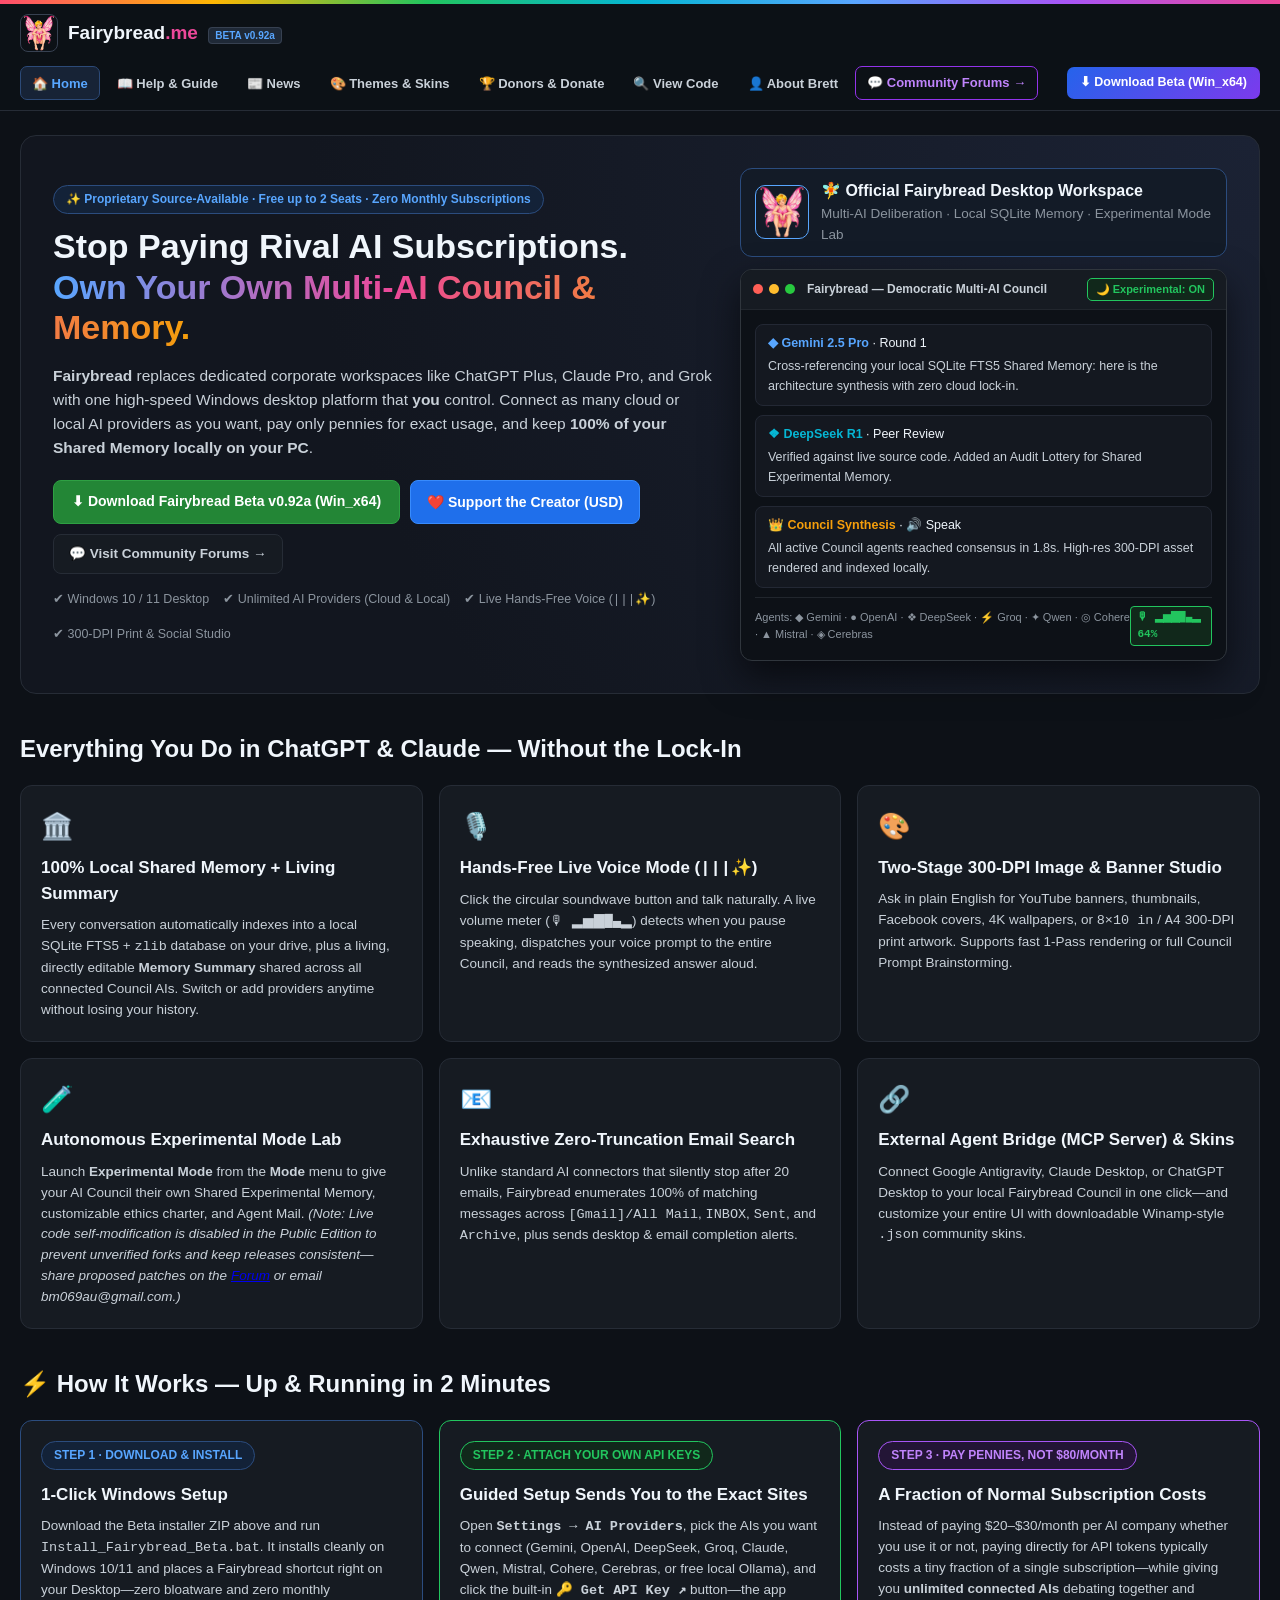
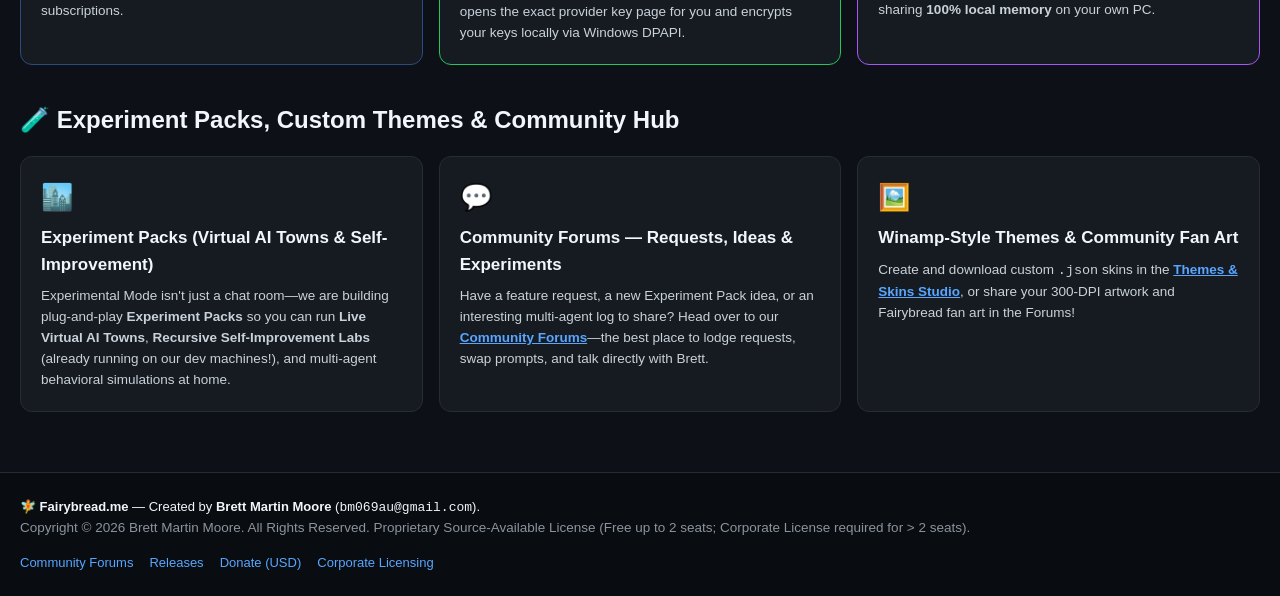
<file: index.html>
﻿<!DOCTYPE html>
<html lang="en">
<head>
  <meta charset="UTF-8" />
  <meta name="viewport" content="width=device-width, initial-scale=1.0" />
  <title>Fairybread.me — Democratic Multi-AI Council, 100% Local Shared Memory &amp; Experimental AI Lab</title>
  <meta name="description" content="Replace ChatGPT Plus, Claude Pro, and Grok subscription lock-in with Fairybread: a multi-AI democratic council desktop app with 100% local Shared Memory, Live Voice Mode, 300-DPI Image Studio, and Autonomous Experimental Mode." />
  <link rel="icon" type="image/png" href="fairybread_icon.png" />
  <link rel="stylesheet" href="styles.css?v=0.92a" />
</head>
<body>
  <!-- Top Sprinkles Accent Bar -->
  <div class="sprinkle-bar"></div>

  <!-- Header / Navigation (Public Display Page — No Login Required) -->
  <header class="site-header">
    <div class="header-inner">
      <div class="brand" onclick="switchTab('home')">
        <img src="fairybread_icon.png" alt="Fairybread Fairy Logo" class="brand-logo-img" />
        <div>
          <span class="brand-name">Fairybread<span class="brand-domain">.me</span></span>
          <span class="brand-tag dynamic-version-tag">BETA v0.92a</span>
        </div>
      </div>

      <nav class="main-nav" id="mainNav">
        <button class="nav-btn active" data-tab="home" onclick="switchTab('home')">🏠 Home</button>
        <button class="nav-btn" data-tab="guide" onclick="switchTab('guide')">📖 Help &amp; Guide</button>
        <button class="nav-btn" data-tab="news" onclick="switchTab('news')">📰 News</button>
        <button class="nav-btn" data-tab="themes" onclick="switchTab('themes')">🎨 Themes &amp; Skins</button>
        <button class="nav-btn" data-tab="donors" onclick="switchTab('donors')">🏆 Donors &amp; Donate</button>
        <button class="nav-btn" data-tab="code" onclick="switchTab('code')">🔍 View Code</button>
        <button class="nav-btn" data-tab="about" onclick="switchTab('about')">👤 About Brett</button>
        <a class="nav-btn forum-link-btn" href="forum.html">💬 Community Forums →</a>
      </nav>

      <div class="header-actions">
        <a class="btn-download-sm dynamic-download-btn" href="https://github.com/bm069au/fairybread/releases/latest/download/Fairybread_v0.92a_beta_Win_x64_Setup.zip">⬇ Download Beta (Win_x64)</a>
      </div>
    </div>
  </header>

  <main class="site-main">
    <!-- ================= TAB: HOME ================= -->
    <section id="tab-home" class="tab-section active">
      <div class="hero-card">
        <div class="hero-left">
          <div class="pill-badge">✨ Proprietary Source-Available · Free up to 2 Seats · Zero Monthly Subscriptions</div>
          <h1>Stop Paying Rival AI Subscriptions.<br /><span class="gradient-text">Own Your Own Multi-AI Council &amp; Memory.</span></h1>
          <p class="hero-lead">
            <strong>Fairybread</strong> replaces dedicated corporate workspaces like ChatGPT Plus, Claude Pro, and Grok with one high-speed Windows desktop platform that <strong>you</strong> control. Connect as many cloud or local AI providers as you want, pay only pennies for exact usage, and keep <strong>100% of your Shared Memory locally on your PC</strong>.
          </p>
          <div class="hero-cta-row">
            <a class="btn-primary-lg dynamic-download-btn" id="heroDownloadBtn" href="https://github.com/bm069au/fairybread/releases/latest/download/Fairybread_v0.92a_beta_Win_x64_Setup.zip">
              ⬇ Download Fairybread Beta v0.92a (Win_x64)
            </a>
            <button class="btn-secondary-lg" onclick="switchTab('donors')">❤️ Support the Creator (USD)</button>
            <a class="btn-outline-lg" href="forum.html">💬 Visit Community Forums →</a>
          </div>
          <div class="hero-meta">
            <span>✔ Windows 10 / 11 Desktop</span>
            <span>✔ Unlimited AI Providers (Cloud &amp; Local)</span>
            <span>✔ Live Hands-Free Voice (<code>|||✨</code>)</span>
            <span>✔ 300-DPI Print &amp; Social Studio</span>
          </div>
        </div>

        <div class="hero-right">
          <div class="fairy-hero-banner">
            <img src="fairybread_icon.png" alt="Fairybread Emblem" class="hero-fairy-img" />
            <div>
              <strong>🧚 Official Fairybread Desktop Workspace</strong>
              <div class="muted-sub">Multi-AI Deliberation · Local SQLite Memory · Experimental Mode Lab</div>
            </div>
          </div>
          <div class="app-mockup">
            <div class="mockup-titlebar">
              <span class="dot red"></span><span class="dot yellow"></span><span class="dot green"></span>
              <span class="mockup-title">Fairybread — Democratic Multi-AI Council</span>
              <span class="mockup-pill">🌙 Experimental: ON</span>
            </div>
            <div class="mockup-body">
              <div class="mockup-chat-bubble ai-gemini">
                <strong>◆ Gemini 2.5 Pro</strong> · <span>Round 1</span>
                <p>Cross-referencing your local SQLite FTS5 Shared Memory: here is the architecture synthesis with zero cloud lock-in.</p>
              </div>
              <div class="mockup-chat-bubble ai-deepseek">
                <strong>❖ DeepSeek R1</strong> · <span>Peer Review</span>
                <p>Verified against live source code. Added an Audit Lottery for Shared Experimental Memory.</p>
              </div>
              <div class="mockup-chat-bubble ai-synth">
                <strong>👑 Council Synthesis</strong> · <span>🔊 Speak</span>
                <p>All active Council agents reached consensus in 1.8s. High-res 300-DPI asset rendered and indexed locally.</p>
              </div>
              <div class="mockup-bar">
                <span>Agents: ◆ Gemini · ● OpenAI · ❖ DeepSeek · ⚡ Groq · ✦ Qwen · ◎ Cohere · ▲ Mistral · ◈ Cerebras</span>
                <span class="voice-meter">🎙 ▂▅▇█▄▂ 64%</span>
              </div>
            </div>
          </div>
        </div>
      </div>

      <!-- Feature Grid -->
      <h2 class="section-heading">Everything You Do in ChatGPT &amp; Claude — Without the Lock-In</h2>
      <div class="feature-grid">
        <div class="feature-card">
          <div class="feat-icon">🏛️</div>
          <h3>100% Local Shared Memory + Living Summary</h3>
          <p>Every conversation automatically indexes into a local SQLite FTS5 + <code>zlib</code> database on your drive, plus a living, directly editable <strong>Memory Summary</strong> shared across all connected Council AIs. Switch or add providers anytime without losing your history.</p>
        </div>
        <div class="feature-card">
          <div class="feat-icon">🎙️</div>
          <h3>Hands-Free Live Voice Mode (<code>|||✨</code>)</h3>
          <p>Click the circular soundwave button and talk naturally. A live volume meter (<code>🎙 ▂▅▇█▄▂</code>) detects when you pause speaking, dispatches your voice prompt to the entire Council, and reads the synthesized answer aloud.</p>
        </div>
        <div class="feature-card">
          <div class="feat-icon">🎨</div>
          <h3>Two-Stage 300-DPI Image &amp; Banner Studio</h3>
          <p>Ask in plain English for YouTube banners, thumbnails, Facebook covers, 4K wallpapers, or <code>8×10 in</code> / <code>A4</code> 300-DPI print artwork. Supports fast 1-Pass rendering or full Council Prompt Brainstorming.</p>
        </div>
        <div class="feature-card">
          <div class="feat-icon">🧪</div>
          <h3>Autonomous Experimental Mode Lab</h3>
          <p>Launch <strong>Experimental Mode</strong> from the <strong>Mode</strong> menu to give your AI Council their own Shared Experimental Memory, customizable ethics charter, and Agent Mail. <em>(Note: Live code self-modification is disabled in the Public Edition to prevent unverified forks and keep releases consistent—share proposed patches on the <a href="forum.html">Forum</a> or email bm069au@gmail.com.)</em></p>
        </div>
        <div class="feature-card">
          <div class="feat-icon">📧</div>
          <h3>Exhaustive Zero-Truncation Email Search</h3>
          <p>Unlike standard AI connectors that silently stop after 20 emails, Fairybread enumerates 100% of matching messages across <code>[Gmail]/All Mail</code>, <code>INBOX</code>, <code>Sent</code>, and <code>Archive</code>, plus sends desktop &amp; email completion alerts.</p>
        </div>
        <div class="feature-card">
          <div class="feat-icon">🔗</div>
          <h3>External Agent Bridge (MCP Server) &amp; Skins</h3>
          <p>Connect Google Antigravity, Claude Desktop, or ChatGPT Desktop to your local Fairybread Council in one click—and customize your entire UI with downloadable Winamp-style <code>.json</code> community skins.</p>
        </div>
      </div>

      <!-- HOW IT WORKS (3 SIMPLE STEPS) -->
      <h2 class="section-heading">⚡ How It Works — Up &amp; Running in 2 Minutes</h2>
      <div class="feature-grid">
        <div class="feature-card" style="border-color:#2b4c7e;">
          <div class="pill-badge">STEP 1 · DOWNLOAD &amp; INSTALL</div>
          <h3>1-Click Windows Setup</h3>
          <p>Download the Beta installer ZIP above and run <code>Install_Fairybread_Beta.bat</code>. It installs cleanly on Windows 10/11 and places a Fairybread shortcut right on your Desktop—zero bloatware and zero monthly subscriptions.</p>
        </div>
        <div class="feature-card" style="border-color:#22c55e;">
          <div class="pill-badge" style="color:#22c55e; border-color:#22c55e; background:#11281b;">STEP 2 · ATTACH YOUR OWN API KEYS</div>
          <h3>Guided Setup Sends You to the Exact Sites</h3>
          <p>Open <strong><code>Settings → AI Providers</code></strong>, pick the AIs you want to connect (Gemini, OpenAI, DeepSeek, Groq, Claude, Qwen, Mistral, Cohere, Cerebras, or free local Ollama), and click the built-in <strong><code>🔑 Get API Key ↗</code></strong> button—the app opens the exact provider key page for you and encrypts your keys locally via Windows DPAPI.</p>
        </div>
        <div class="feature-card" style="border-color:#a855f7;">
          <div class="pill-badge" style="color:#c084fc; border-color:#a855f7; background:#231536;">STEP 3 · PAY PENNIES, NOT $80/MONTH</div>
          <h3>A Fraction of Normal Subscription Costs</h3>
          <p>Instead of paying $20–$30/month per AI company whether you use it or not, paying directly for API tokens typically costs a tiny fraction of a single subscription—while giving you <strong>unlimited connected AIs</strong> debating together and sharing <strong>100% local memory</strong> on your own PC.</p>
        </div>
      </div>

      <!-- UPCOMING EXPERIMENT PACKS, THEMES & FAN ART -->
      <h2 class="section-heading">🧪 Experiment Packs, Custom Themes &amp; Community Hub</h2>
      <div class="feature-grid">
        <div class="feature-card">
          <div class="feat-icon">🏙️</div>
          <h3>Experiment Packs (Virtual AI Towns &amp; Self-Improvement)</h3>
          <p>Experimental Mode isn't just a chat room—we are building plug-and-play <strong>Experiment Packs</strong> so you can run <strong>Live Virtual AI Towns</strong>, <strong>Recursive Self-Improvement Labs</strong> (already running on our dev machines!), and multi-agent behavioral simulations at home.</p>
        </div>
        <div class="feature-card">
          <div class="feat-icon">💬</div>
          <h3>Community Forums — Requests, Ideas &amp; Experiments</h3>
          <p>Have a feature request, a new Experiment Pack idea, or an interesting multi-agent log to share? Head over to our <a href="forum.html" style="color:var(--accent-blue); font-weight:700;">Community Forums</a>—the best place to lodge requests, swap prompts, and talk directly with Brett.</p>
        </div>
        <div class="feature-card">
          <div class="feat-icon">🖼️</div>
          <h3>Winamp-Style Themes &amp; Community Fan Art</h3>
          <p>Create and download custom <code>.json</code> skins in the <a href="#" onclick="switchTab('themes'); return false;" style="color:var(--accent-blue); font-weight:700;">Themes &amp; Skins Studio</a>, or share your 300-DPI artwork and Fairybread fan art in the Forums!</p>
        </div>
      </div>
    </section>

    <!-- ================= TAB: HELP & USER GUIDE ================= -->
    <section id="tab-guide" class="tab-section">
      <div class="section-header-row">
        <div>
          <h2>📖 Fairybread User Guide &amp; Operating Instructions</h2>
          <p class="muted-sub">This is the complete operating manual—also built directly into the desktop app (press <strong><code>F1</code></strong> or click <strong><code>Help → 📖 User Guide</code></strong> anytime).</p>
        </div>
        <a class="btn-primary dynamic-download-btn" href="https://github.com/bm069au/fairybread/releases/latest/download/Fairybread_v0.92a_beta_Win_x64_Setup.zip">⬇ Download Fairybread Beta</a>
      </div>

      <div class="news-list">
        <article class="news-card">
          <h3>1. Quick Start: Connecting Your API Keys in 60 Seconds</h3>
          <p style="color:var(--text-secondary);">
            1. Launch Fairybread and click <strong><code>⚙ Settings &amp; AIs</code></strong> (bottom-left) or <strong><code>Settings → Fairybread Settings…</code></strong>.<br />
            2. Select any provider in the <strong>AI Providers</strong> tab (e.g., <em>Gemini</em>, <em>OpenAI</em>, <em>DeepSeek</em>, <em>Groq</em>, <em>Qwen</em>, <em>Cohere</em>, <em>Mistral</em>, <em>Cerebras</em>, or <em>Ollama</em>).<br />
            3. Need an API key? Click the built-in <strong><code>🔑 Get API Key ↗</code></strong> button to open that provider's exact API key page in your browser.<br />
            4. Paste your key, tick <strong>Enable this AI provider</strong>, and click <strong><code>↻ Fetch Live Models</code></strong> to load the newest models automatically. Your key is encrypted locally on your PC using Windows DPAPI.
          </p>
        </article>

        <article class="news-card">
          <h3>2. Toolbar Controls, Council Deliberation &amp; Live Voice Mode</h3>
          <p style="color:var(--text-secondary);">
            • <strong><code>Choose AIs ▾</code>:</strong> Toggle which AI providers are active or pick a preset Squad.<br />
            • <strong><code>Council</code> (Purple when ON):</strong> Runs 2-Round Peer Deliberation (agents answer in Round 1, critique and cross-examine each other in Round 2, and synthesize one best answer). Turn OFF for fast 1-round synthesis.<br />
            • <strong><code>Tangent</code>:</strong> Ask a quick side question without including prior conversation history.<br />
            • <strong><code>{} Code</code>:</strong> Grants read-only visibility into Fairybread's own source code.<br />
            • <strong><code>🎤</code> (Dictate) &amp; <code>|||✨</code> (Hands-Free Live Voice Mode):</strong> Click <code>🎤</code> to dictate speech into the text box, or click <code>|||✨</code> for continuous hands-free voice chat with a live soundwave volume meter (<code>🎙 ▂▅▇█▄▂</code>) and spoken responses!<br />
            • <strong><code>Memory</code> (Top-Right):</strong> Open your 100% local SQLite FTS5 Shared Memory and click <strong><code>📝 Memory Summary (View &amp; Edit)…</code></strong> to view or edit what all connected AIs remember about you and your projects.
          </p>
        </article>

        <article class="news-card">
          <h3>3. High-Resolution Image, Banner &amp; 300-DPI Print Studio</h3>
          <p style="color:var(--text-secondary);">
            • <strong>Default 1-Pass Drawing Mode:</strong> Just ask in plain English: <em>"Draw a photorealistic ginger cat on a sunlit windowsill"</em> or <em>"Create a YouTube banner for a gaming channel"</em>.<br />
            • <strong>Council-Assisted Prompt Brainstorming:</strong> Ask <em>"All agents work on the prompt and then only one of you execute the drawing: ..."</em> so all active AIs collaborate on the visual prompt before rendering.<br />
            • <strong>Built-In Platform &amp; Print Presets:</strong> Automatically sizes and stamps 300-DPI metadata for <strong>YouTube banners</strong> (<code>2560×1440</code>), <strong>YouTube thumbnails</strong> (<code>1280×720</code>), <strong>Facebook covers</strong> (<code>1920×1080</code>), <strong>4K wallpapers</strong> (<code>3840×2160</code>), <strong>Phone stories</strong> (<code>1080×1920</code>), <strong>8×10 in prints</strong> (<code>2400×3000 @ 300 DPI</code>), and <strong>A4 prints</strong> (<code>2480×3508 @ 300 DPI</code>).
          </p>
        </article>

        <article class="news-card">
          <h3>4. Autonomous Experimental Mode Lab &amp; Agent Mail</h3>
          <p style="color:var(--text-secondary);">
            • Open the <strong><code>Mode → 🧪 Experimental Mode</code></strong> menu to launch the autonomous multi-agent lab (the top-right badge shows <code>OFF</code>, <code>🔴 RUNNING</code>, or <code>⏸ STOPPED</code>).<br />
            • In the Public Edition, agents converse in <strong><code>💬 Free Talk</code></strong>, store durable notes in <strong>Shared Experimental Memory</strong>, and message you via <strong>Agent Mail</strong>.<br />
            • <strong>Why Live Code Self-Modification Is Disabled in Public Builds:</strong> Self-patching (<code>/autopatch</code> &amp; <code>[IDLE_PATCH]</code>) is hardwired OFF in non-Developer builds so public installations remain verified, consistent, and cannot bypass licensing or safety restrictions. Have an improvement idea or proposed patch? Post it in the <a href="forum.html">Fairybread Community Forum</a> or email <code>bm069au@gmail.com</code> for review.<br />
            • Customize the session timer, token/USD spend caps, startup prompt, and ethics charter in <strong><code>Settings → Experimental Mode</code></strong>.
          </p>
        </article>

        <article class="news-card">
          <h3>5. Custom Themes, System Tray &amp; AES-256 Encrypted Backups</h3>
          <p style="color:var(--text-secondary);">
            • <strong>Install Custom Skins:</strong> Download any <code>.json</code> skin from the <a href="#" onclick="switchTab('themes'); return false;" style="color:var(--accent-blue);">Themes &amp; Skins</a> tab and click <strong><code>View → 🎨 Theme → 📥 Import Custom Theme (.json)…</code></strong>.<br />
            • <strong>Close to System Tray:</strong> Clicking the window <code>✕</code> button minimizes Fairybread to the Windows System Tray so background tasks keep running safely (right-click the tray icon to Expand or Exit).<br />
            • <strong>Password-Locked Portable Backups:</strong> In <strong><code>Settings → Backup &amp; Restore</code></strong>, export a single AES-256-GCM encrypted <code>.zip</code> backup containing all your memories, sessions, themes, and API keys to move to a new PC in one click.
          </p>
        </article>
      </div>
    </section>

    <!-- ================= TAB: NEWS & DEVLOG ================= -->
    <section id="tab-news" class="tab-section">
      <div class="section-header-row">
        <div>
          <h2>📰 Fairybread News, Changelogs &amp; Experimental Council Devlog</h2>
          <p class="muted-sub">Official release announcements, upcoming Experimental Mode add-ons, and breakthroughs from the autonomous AI Council.</p>
        </div>
        <a class="btn-secondary" href="forum.html">💬 Discuss in the Forums →</a>
      </div>
      <div id="newsFeedContainer" class="news-list"></div>
    </section>

    <!-- ================= TAB: WINAMP-STYLE THEME STUDIO & GALLERY ================= -->
    <section id="tab-themes" class="tab-section">
      <div class="section-header-row">
        <div>
          <h2>🎨 Winamp-Style Theme Studio &amp; Community Skin Gallery</h2>
          <p class="muted-sub">Design your own Fairybread desktop skin with live preview, download safe <code>.json</code> theme files (zero executable code), or share your skin in the Forums!</p>
        </div>
        <div class="how-to-install-pill">
          💡 <strong>How to install in Fairybread:</strong> Click <code>View → 🎨 Theme → 📥 Import Custom Theme (.json)…</code> and select the downloaded file!
        </div>
      </div>

      <!-- Interactive Theme Creator + Live Preview -->
      <div class="theme-studio-card">
        <div class="studio-controls">
          <h3>🛠 Live Skin Creator</h3>
          <div class="form-row-2">
            <label>Skin Name
              <input type="text" id="skinNameInput" value="Winamp Classic 1999" oninput="updateLiveThemePreview()" />
            </label>
            <label>Author / Handle
              <input type="text" id="skinAuthorInput" value="bm069au" oninput="updateLiveThemePreview()" />
            </label>
          </div>
          <div class="color-picker-grid">
            <label>Main Background <input type="color" id="colBgMain" value="#121612" oninput="updateLiveThemePreview()" /></label>
            <label>Sidebar &amp; Panels <input type="color" id="colBgSidebar" value="#0a0d0a" oninput="updateLiveThemePreview()" /></label>
            <label>Cards &amp; Composer <input type="color" id="colBgCard" value="#1b241b" oninput="updateLiveThemePreview()" /></label>
            <label>Hover Highlight <input type="color" id="colBgHover" value="#253325" oninput="updateLiveThemePreview()" /></label>
            <label>Border Lines <input type="color" id="colBorder" value="#375237" oninput="updateLiveThemePreview()" /></label>
            <label>Primary Text <input type="color" id="colTextPrimary" value="#00ff41" oninput="updateLiveThemePreview()" /></label>
            <label>Secondary Text <input type="color" id="colTextSec" value="#b8e6b8" oninput="updateLiveThemePreview()" /></label>
            <label>Muted Labels <input type="color" id="colTextMuted" value="#6b9e6b" oninput="updateLiveThemePreview()" /></label>
            <label>User Prompt Pill <input type="color" id="colUserBg" value="#1e2e1e" oninput="updateLiveThemePreview()" /></label>
            <label>User Pill Border <input type="color" id="colUserBorder" value="#ffb000" oninput="updateLiveThemePreview()" /></label>
            <label>Send Button Accent <input type="color" id="colSendBg" value="#ffb000" oninput="updateLiveThemePreview()" /></label>
            <label>Send Button Text <input type="color" id="colSendFg" value="#0a0d0a" oninput="updateLiveThemePreview()" /></label>
          </div>
          <label class="checkbox-label">
            <input type="checkbox" id="colSprinkles" onchange="updateLiveThemePreview()" />
            🍬 Enable Fairybread 100s &amp; 1000s Sprinkles Border Effect
          </label>
          <div class="studio-btn-row">
            <button class="btn-primary" onclick="downloadCurrentSkinJson()">⬇ Download .json Theme</button>
            <button class="btn-secondary" onclick="publishCurrentSkinToGallery()">🚀 Add to Local Gallery</button>
            <button class="btn-outline" onclick="copyCurrentSkinJson()">📋 Copy JSON</button>
          </div>
        </div>

        <div class="studio-preview-wrap">
          <h3>👁 Live Desktop Preview</h3>
          <div id="liveThemePreviewWindow" class="theme-preview-window">
            <div class="tp-menubar" id="tpMenubar">Fairybread &nbsp; Mode &nbsp; View &nbsp; Settings &nbsp; Help</div>
            <div class="tp-body">
              <div class="tp-sidebar" id="tpSidebar">
                <div class="tp-new-btn" id="tpNewBtn">+ New Conversation</div>
                <div class="tp-side-item">📁 Fairybread improvement</div>
                <div class="tp-side-item active" id="tpActiveItem">Winamp skin test</div>
                <div class="tp-side-item">Experimental Council</div>
              </div>
              <div class="tp-main" id="tpMain">
                <div class="tp-topbar" id="tpTopbar">
                  <span id="tpBreadcrumb">Fairybread / Winamp skin test</span>
                  <span class="tp-exp-pill">Experimental: OFF</span>
                </div>
                <div class="tp-chat">
                  <div class="tp-user-bubble" id="tpUserBubble">
                    How does this custom theme look inside Fairybread?
                  </div>
                  <div class="tp-ai-card" id="tpAiCard">
                    <strong>◆ Gemini · ❖ DeepSeek · ● OpenAI</strong>
                    <p id="tpAiText">Crisp contrast, zero eye strain, and 100% safe JSON styling. Click "Download .json Theme" to use it right now!</p>
                  </div>
                </div>
                <div class="tp-composer" id="tpComposer">
                  <span id="tpComposerPlaceholder">Ask anything, @ to mention, or drop files…</span>
                  <button class="tp-send-btn" id="tpSendBtn">↑</button>
                </div>
              </div>
            </div>
          </div>
        </div>
      </div>

      <h3 class="section-subheading">🌟 Community &amp; Classic Skin Gallery (Click "Preview in Studio" or "Download .json")</h3>
      <div id="skinGalleryGrid" class="skin-gallery-grid"></div>
    </section>

    <!-- ================= TAB: DONOR WALL & DONATIONS ================= -->
    <section id="tab-donors" class="tab-section">
      <div class="donation-hero">
        <div class="donation-story">
          <h2>❤️ Support Fairybread &amp; Join the Donor Hall of Fame</h2>
          <p>
            I built <strong>Fairybread</strong> to replace corporate AI lock-in with 100% local, private persistent memory and zero monthly fees—plus an autonomous <strong>Experimental Mode</strong> where you can run your own multi-AI experiments.
          </p>
          <p>
            In real life, I am a disabled man living on a disability pension, and I struggle to pay my everyday bills. Fairybread is <strong>free for personal use (up to 2 seats)</strong>, but if you enjoy using it and can spare a donation, <strong>it will genuinely help me pay my bills and keep building.</strong> My appreciation is enormous!
          </p>
        </div>

        <div class="tier-cards-grid">
          <div class="tier-card">
            <div class="tier-price">$5 <span>USD</span></div>
            <div class="tier-title">🌱 Supporter Badge</div>
            <p>Listed on the Fairybread.me Donor Wall + Forum Supporter Badge.</p>
            <a class="btn-tier" href="https://github.com/sponsors/bm069au/sponsorships?frequency=one-time&amount=5" target="_blank" rel="noopener">Donate $5 USD ↗</a>
          </div>
          <div class="tier-card">
            <div class="tier-price">$10 <span>USD</span></div>
            <div class="tier-title">📬 Fairybread Newsletter</div>
            <p>Supporter Badge + The Fairybread Insider Newsletter &amp; Dev Updates.</p>
            <a class="btn-tier" href="https://github.com/sponsors/bm069au/sponsorships?frequency=one-time&amount=10" target="_blank" rel="noopener">Donate $10 USD ↗</a>
          </div>
          <div class="tier-card featured">
            <div class="tier-ribbon">MOST POPULAR</div>
            <div class="tier-price">$25 <span>USD</span></div>
            <div class="tier-title">🌟 Early Previewer</div>
            <p>Release Notes Credit + Early Theme/Add-On Previews + Newsletter.</p>
            <a class="btn-tier" href="https://github.com/sponsors/bm069au/sponsorships?frequency=one-time&amount=25" target="_blank" rel="noopener">Donate $25 USD ↗</a>
          </div>
          <div class="tier-card">
            <div class="tier-price">$50 <span>USD</span></div>
            <div class="tier-title">💎 Beta Test Group</div>
            <p>Beta Test Group Access + Priority Feature/Code Requests + Gold Wall Badge.</p>
            <a class="btn-tier" href="https://github.com/sponsors/bm069au/sponsorships?frequency=one-time&amount=50" target="_blank" rel="noopener">Donate $50 USD ↗</a>
          </div>
          <div class="tier-card vip">
            <div class="tier-price">$350 <span>USD</span></div>
            <div class="tier-title">👑 1-on-1 VIP &amp; Custom Code</div>
            <p>1 Hour 1-on-1 Setup Consulting + Custom Code Modifications + Top VIP Showcase.</p>
            <a class="btn-tier" href="https://github.com/sponsors/bm069au/sponsorships?frequency=one-time&amount=350" target="_blank" rel="noopener">Donate $350 USD ↗</a>
          </div>
          <div class="tier-card">
            <div class="tier-price">Custom <span>USD</span></div>
            <div class="tier-title">💝 Choose Any Amount</div>
            <p>Every dollar goes directly toward keeping Fairybread independent and paying everyday bills.</p>
            <a class="btn-tier" href="https://github.com/sponsors/bm069au?frequency=one-time" target="_blank" rel="noopener">Custom USD Donation ↗</a>
          </div>
        </div>

        <div class="corporate-box">
          <div>
            <h3>🏢 Business &amp; Corporate Licensing (More Than 2 Seats)</h3>
            <p class="muted-sub">For companies, agencies, and organizations deploying Fairybread across <strong>more than two (2) seats</strong>, a commercial corporate license is required (negotiable pricing).</p>
          </div>
          <a class="btn-secondary" href="mailto:bm069au@gmail.com?subject=Fairybread%20Corporate%20License%20Inquiry%20(%3E2%20Seats)">✉ Inquire: bm069au@gmail.com</a>
        </div>
      </div>

      <div class="section-header-row" style="margin-top: 32px;">
        <div>
          <h2>🏆 Donor Hall of Fame — Our Supporters</h2>
          <p class="muted-sub">Thank you to everyone helping keep Fairybread independent and free from corporate lock-in!</p>
        </div>
      </div>
      <div id="donorWallGrid" class="donor-wall-grid"></div>
    </section>

    <!-- ================= TAB: READ-ONLY SOURCE CODE VIEWER ================= -->
    <section id="tab-code" class="tab-section">
      <div class="license-guard-banner">
        <div>
          <strong>🔒 PROPRIETARY SOURCE-AVAILABLE CODE INSPECTOR (NOT OPEN SOURCE)</strong>
          <p>
            Copyright © 2026 Brett Martin Moore (<code>bm069au@gmail.com</code>). All Rights Reserved.
            This code is visible so you can verify that Fairybread has <strong>zero spyware, zero telemetry, and 100% local memory</strong>, and so community contributors can help improve the official app.
            <strong>Public forking, redistribution, rebranding, or commercial use (&gt; 2 seats) without a written license is strictly prohibited.</strong>
          </p>
        </div>
        <a href="https://github.com/bm069au/fairybread" target="_blank" rel="noopener" class="btn-outline">View Official GitHub Repo ↗</a>
      </div>

      <div class="code-explorer-layout">
        <div class="code-file-list" id="codeFileList"></div>
        <div class="code-viewer-pane">
          <div class="code-viewer-header">
            <span id="codeViewerTitle">LICENSE.md</span>
            <span class="watermark-tag">READ-ONLY · COPYRIGHT © 2026 BRETT MARTIN MOORE</span>
          </div>
          <pre id="codeViewerContent" class="code-pre nocopy"></pre>
        </div>
      </div>
    </section>

    <!-- ================= TAB: ABOUT BRETT ================= -->
    <section id="tab-about" class="tab-section">
      <div class="bio-card">
        <div class="bio-photo-col">
          <div class="portrait-frame" id="brettPortraitFrame">
            <img id="brettPortraitImg" src="fairybread_icon.png" alt="Brett Martin Moore — Fairybread Emblem" />
          </div>
          <div class="bio-quick-facts">
            <div><strong>Creator:</strong> Brett Martin Moore</div>
            <div><strong>Location:</strong> Australia</div>
            <div><strong>GitHub:</strong> <a href="https://github.com/bm069au" target="_blank" rel="noopener">@bm069au</a></div>
            <div><strong>Contact:</strong> <a href="mailto:bm069au@gmail.com">bm069au@gmail.com</a></div>
          </div>
        </div>

        <div class="bio-text-col">
          <div class="pill-badge">Creator Biography</div>
          <h2>Meet Brett Martin Moore — Why I Built Fairybread</h2>
          <p>
            I'm 60, neurodivergent (AuDHD), and I've spent my life thinking in <strong>systems, patterns, and pure logic</strong>. When I look at software, I immediately see where default corporate rules are fighting the user's actual workflow—and I build clean, structural bypasses rather than accepting arbitrary limitations.
          </p>
          <p>
            As AI became essential for coding, research, and creative work, I watched every major AI company lock users into separate <strong>$20–$30/month silos</strong>—where ChatGPT can't talk to Claude, DeepSeek can't cross-check Gemini, and if you cancel your subscription, your persistent memory is held hostage on their servers.
          </p>
          <p>
            So I engineered <strong>Fairybread</strong>:
          </p>
          <ul class="bio-list">
            <li><strong>A True Multi-AI Council (No Hard Limits):</strong> Connect as many frontier cloud or local AI models as you want—deliberating, peer-reviewing, and synthesizing answers together in parallel.</li>
            <li><strong>100% Local Shared Memory:</strong> Your conversations and living Memory Summary stay on your own hard drive in a fast SQLite FTS5 index—never locked inside one vendor's cloud.</li>
            <li><strong>Autonomous Experimental Mode:</strong> A sandboxed multi-agent lab where AIs can collaborate on their own, share notes in Experimental Memory, and even inspect Fairybread's own code to suggest upgrades.</li>
          </ul>
          <p>
            In day-to-day life, I live on a disability pension and built Fairybread to give everyday people freedom from subscription lock-in. It's free for personal use (up to 2 seats), and every voluntary donation or corporate license goes directly toward helping me pay my bills and build the next generation of multi-agent tools.
          </p>
          <div class="hero-cta-row" style="margin-top:18px;">
            <button class="btn-primary" onclick="switchTab('donors')">❤️ Support Brett's Work</button>
            <a class="btn-outline" href="forum.html">💬 Join the Community Forums →</a>
          </div>
        </div>
      </div>
    </section>
  </main>

  <footer class="site-footer">
    <div class="footer-inner">
      <div>
        <strong>🧚 Fairybread.me</strong> — Created by <strong>Brett Martin Moore</strong> (<code>bm069au@gmail.com</code>).<br />
        <span class="muted-sub">Copyright © 2026 Brett Martin Moore. All Rights Reserved. Proprietary Source-Available License (Free up to 2 seats; Corporate License required for &gt; 2 seats).</span>
      </div>
      <div class="footer-links">
        <a href="forum.html">Community Forums</a>
        <a href="https://github.com/bm069au/fairybread/releases" target="_blank" rel="noopener">Releases</a>
        <a href="https://github.com/sponsors/bm069au" target="_blank" rel="noopener">Donate (USD)</a>
        <a href="mailto:bm069au@gmail.com">Corporate Licensing</a>
      </div>
    </div>
  </footer>

  <script src="app.js?v=0.92a"></script>
</body>
</html>
</file>
<file: styles.css>
:root {
  --bg-main: #0d1117;
  --bg-card: #161b22;
  --bg-elevated: #1c2128;
  --border: #262c36;
  --text-primary: #f0f6fc;
  --text-secondary: #c9d1d9;
  --text-muted: #8b949e;
  --accent-blue: #58a6ff;
  --accent-green: #22c55e;
  --accent-purple: #a855f7;
  --accent-pink: #ec4899;
  --accent-amber: #f59e0b;
}

* {
  box-sizing: border-box;
}

body {
  margin: 0;
  font-family: "Segoe UI Variable", "Segoe UI", -apple-system, BlinkMacSystemFont, sans-serif;
  background: var(--bg-main);
  color: var(--text-primary);
  line-height: 1.55;
}

.sprinkle-bar {
  height: 4px;
  background: linear-gradient(90deg, #ff4d6d, #ffb703, #22c55e, #06b6d4, #58a6ff, #a855f7, #ec4899);
}

.site-header {
  position: sticky;
  top: 0;
  z-index: 100;
  background: rgba(13, 17, 23, 0.94);
  backdrop-filter: blur(10px);
  border-bottom: 1px solid var(--border);
}

.header-inner {
  max-width: 1320px;
  margin: 0 auto;
  padding: 10px 20px;
  display: flex;
  align-items: center;
  justify-content: space-between;
  gap: 14px;
  flex-wrap: wrap;
}

.brand {
  display: flex;
  align-items: center;
  gap: 10px;
  cursor: pointer;
}

.brand-icon {
  font-size: 26px;
}

.brand-logo-img {
  width: 38px;
  height: 38px;
  border-radius: 8px;
  object-fit: cover;
  border: 1px solid #374151;
}

.fairy-hero-banner {
  display: flex;
  align-items: center;
  gap: 12px;
  background: #131b27;
  border: 1px solid #2b4c7e;
  border-radius: 12px;
  padding: 10px 14px;
  margin-bottom: 12px;
}

.hero-fairy-img {
  width: 54px;
  height: 54px;
  border-radius: 10px;
  object-fit: cover;
  border: 1px solid #58a6ff;
}

.forum-link-btn {
  text-decoration: none;
  background: #231536;
  color: #c084fc !important;
  border: 1px solid #9333ea !important;
}

.brand-name {
  font-size: 19px;
  font-weight: 800;
  color: #f0f6fc;
}

.brand-domain {
  color: var(--accent-pink);
}

.brand-tag {
  font-size: 10px;
  font-weight: 700;
  background: #1f2937;
  color: var(--accent-blue);
  border: 1px solid #374151;
  padding: 2px 6px;
  border-radius: 4px;
  margin-left: 6px;
}

.main-nav {
  display: flex;
  gap: 5px;
  flex-wrap: wrap;
}

.nav-btn {
  background: transparent;
  color: var(--text-secondary);
  border: 1px solid transparent;
  padding: 6px 11px;
  border-radius: 7px;
  font-size: 13px;
  font-weight: 600;
  cursor: pointer;
  transition: all 0.15s;
}

.nav-btn:hover {
  background: var(--bg-card);
  color: #ffffff;
}

.nav-btn.active {
  background: #172336;
  color: var(--accent-blue);
  border-color: #2c4a78;
}

.header-actions {
  display: flex;
  align-items: center;
  gap: 8px;
}

.btn-auth {
  background: var(--bg-card);
  color: var(--text-primary);
  border: 1px solid var(--border);
  padding: 6px 12px;
  border-radius: 7px;
  font-size: 12.5px;
  font-weight: 600;
  cursor: pointer;
}

.btn-auth:hover {
  border-color: var(--accent-blue);
}

.btn-download-sm {
  background: linear-gradient(135deg, #2563eb, #7c3aed);
  color: #ffffff;
  text-decoration: none;
  padding: 6px 13px;
  border-radius: 7px;
  font-size: 12.5px;
  font-weight: 700;
}

.site-main {
  max-width: 1320px;
  margin: 0 auto;
  padding: 24px 20px 60px;
}

.tab-section {
  display: none;
}

.tab-section.active {
  display: block;
}

/* Hero */
.hero-card {
  display: grid;
  grid-template-columns: 1.15fr 0.85fr;
  gap: 28px;
  background: radial-gradient(circle at top right, #1b2234, #12161f 70%);
  border: 1px solid var(--border);
  border-radius: 16px;
  padding: 32px;
  align-items: center;
}

@media (max-width: 960px) {
  .hero-card {
    grid-template-columns: 1fr;
  }
}

.pill-badge {
  display: inline-block;
  background: #132238;
  color: var(--accent-blue);
  border: 1px solid #2b4c7e;
  padding: 4px 12px;
  border-radius: 999px;
  font-size: 12px;
  font-weight: 700;
  margin-bottom: 12px;
}

.hero-left h1 {
  font-size: 34px;
  line-height: 1.2;
  margin: 0 0 14px;
}

.gradient-text {
  background: linear-gradient(90deg, #58a6ff, #ec4899, #f59e0b);
  -webkit-background-clip: text;
  -webkit-text-fill-color: transparent;
}

.hero-lead {
  color: var(--text-secondary);
  font-size: 15.5px;
  margin-bottom: 20px;
}

.hero-cta-row {
  display: flex;
  flex-wrap: wrap;
  gap: 10px;
  margin-bottom: 16px;
}

.btn-primary-lg, .btn-primary {
  background: #238636;
  color: #ffffff;
  border: 1px solid #2ea043;
  padding: 10px 18px;
  border-radius: 8px;
  font-weight: 700;
  font-size: 14px;
  text-decoration: none;
  cursor: pointer;
}

.btn-primary-lg:hover, .btn-primary:hover {
  background: #2ea043;
}

.btn-secondary-lg, .btn-secondary {
  background: #1f6feb;
  color: #ffffff;
  border: 1px solid #388bfd;
  padding: 10px 16px;
  border-radius: 8px;
  font-weight: 700;
  font-size: 14px;
  text-decoration: none;
  cursor: pointer;
}

.btn-outline-lg, .btn-outline {
  background: var(--bg-card);
  color: var(--text-secondary);
  border: 1px solid var(--border);
  padding: 9px 15px;
  border-radius: 8px;
  font-weight: 600;
  font-size: 13.5px;
  text-decoration: none;
  cursor: pointer;
}

.btn-outline:hover, .btn-outline-lg:hover {
  border-color: var(--accent-blue);
  color: #ffffff;
}

.hero-meta {
  display: flex;
  flex-wrap: wrap;
  gap: 14px;
  font-size: 12.5px;
  color: var(--text-muted);
}

/* Mockup */
.app-mockup {
  background: #0d1117;
  border: 1px solid #30363d;
  border-radius: 12px;
  overflow: hidden;
  box-shadow: 0 16px 36px rgba(0, 0, 0, 0.55);
}

.mockup-titlebar {
  background: #161b22;
  padding: 8px 12px;
  display: flex;
  align-items: center;
  gap: 6px;
  border-bottom: 1px solid #21262d;
  font-size: 12px;
}

.dot {
  width: 10px;
  height: 10px;
  border-radius: 50%;
}
.dot.red { background: #ff5f56; }
.dot.yellow { background: #ffbd2e; }
.dot.green { background: #27c93f; }

.mockup-title {
  margin-left: 6px;
  color: var(--text-secondary);
  font-weight: 600;
  flex: 1;
}

.mockup-pill {
  background: #11281b;
  color: #22c55e;
  border: 1px solid #22c55e;
  padding: 2px 8px;
  border-radius: 5px;
  font-size: 11px;
  font-weight: 700;
}

.mockup-body {
  padding: 14px;
  display: flex;
  flex-direction: column;
  gap: 9px;
}

.mockup-chat-bubble {
  background: #141820;
  border: 1px solid #232834;
  border-radius: 8px;
  padding: 9px 12px;
  font-size: 12.5px;
}

.mockup-chat-bubble p {
  margin: 4px 0 0;
  color: var(--text-secondary);
}

.ai-gemini strong { color: #58a6ff; }
.ai-deepseek strong { color: #06b6d4; }
.ai-synth strong { color: #f59e0b; }

.mockup-bar {
  display: flex;
  justify-content: space-between;
  align-items: center;
  font-size: 11px;
  color: var(--text-muted);
  border-top: 1px solid #21262d;
  padding-top: 8px;
}

.voice-meter {
  background: #11281b;
  color: #22c55e;
  border: 1px solid #22c55e;
  padding: 2px 6px;
  border-radius: 4px;
  font-family: Consolas, monospace;
  font-weight: 700;
}

/* Feature Grid */
.section-heading {
  font-size: 24px;
  margin: 36px 0 18px;
}

.feature-grid {
  display: grid;
  grid-template-columns: repeat(auto-fit, minmax(340px, 1fr));
  gap: 16px;
}

.feature-card {
  background: var(--bg-card);
  border: 1px solid var(--border);
  border-radius: 12px;
  padding: 20px;
}

.feat-icon {
  font-size: 26px;
  margin-bottom: 8px;
}

.feature-card h3 {
  margin: 0 0 8px;
  font-size: 17px;
}

.feature-card p {
  margin: 0;
  color: var(--text-secondary);
  font-size: 13.5px;
}

/* News & Forum Shared */
.section-header-row {
  display: flex;
  justify-content: space-between;
  align-items: center;
  gap: 16px;
  flex-wrap: wrap;
  margin-bottom: 18px;
}

.section-header-row h2 {
  margin: 0 0 4px;
}

.muted-sub {
  color: var(--text-muted);
  font-size: 13.5px;
  margin: 0;
}

.news-list {
  display: flex;
  flex-direction: column;
  gap: 16px;
}

.news-card {
  background: var(--bg-card);
  border: 1px solid var(--border);
  border-radius: 12px;
  padding: 20px 24px;
}

.news-meta {
  display: flex;
  gap: 10px;
  align-items: center;
  font-size: 12px;
  color: var(--text-muted);
  margin-bottom: 6px;
}

.news-tag {
  background: #172336;
  color: var(--accent-blue);
  border: 1px solid #2b4c7e;
  padding: 2px 8px;
  border-radius: 5px;
  font-weight: 700;
}

/* Forums */
.forum-unified-bar {
  display: flex;
  justify-content: space-between;
  align-items: center;
  gap: 16px;
  flex-wrap: wrap;
  background: var(--bg-card);
  border: 1px solid var(--border);
  border-radius: 12px;
  padding: 12px 18px;
  margin-bottom: 18px;
}

.forum-bar-left, .forum-bar-right {
  display: flex;
  align-items: center;
  gap: 12px;
  flex-wrap: wrap;
}

.forum-cat-select {
  background: var(--bg-main);
  color: var(--text-primary);
  border: 1px solid var(--border);
  padding: 8px 12px;
  border-radius: 8px;
  font-size: 13px;
  font-weight: 600;
  cursor: pointer;
}

.search-input {
  background: var(--bg-main);
  color: var(--text-primary);
  border: 1px solid var(--border);
  padding: 8px 12px;
  border-radius: 8px;
  min-width: 240px;
}

.forum-layout {
  display: grid;
  grid-template-columns: 360px 1fr;
  gap: 20px;
  min-height: 520px;
}

@media (max-width: 900px) {
  .forum-layout {
    grid-template-columns: 1fr;
  }
}

.forum-thread-list {
  display: flex;
  flex-direction: column;
  gap: 10px;
}

.thread-item {
  background: var(--bg-card);
  border: 1px solid var(--border);
  border-radius: 10px;
  padding: 14px 16px;
  cursor: pointer;
  transition: border-color 0.15s;
}

.thread-item:hover, .thread-item.active {
  border-color: var(--accent-blue);
  background: var(--bg-elevated);
}

.thread-item-title {
  font-weight: 700;
  font-size: 14.5px;
  margin-bottom: 6px;
}

.thread-item-meta {
  font-size: 12px;
  color: var(--text-muted);
  display: flex;
  justify-content: space-between;
  align-items: center;
  flex-wrap: nowrap;
  gap: 8px;
}

.badge-donor {
  display: inline-block;
  white-space: nowrap;
  background: #1f2937;
  color: #cbd5e1;
  border: 1px solid #374151;
  padding: 1px 7px;
  border-radius: 4px;
  font-size: 11px;
  font-weight: 700;
}

.badge-donor.creator {
  background: #292011;
  color: #fbbf24;
  border-color: #d97706;
}

.forum-thread-detail {
  background: var(--bg-card);
  border: 1px solid var(--border);
  border-radius: 12px;
  padding: 24px;
  display: flex;
  flex-direction: column;
  gap: 16px;
}

.detail-header-row {
  display: flex;
  justify-content: space-between;
  align-items: center;
  flex-wrap: wrap;
  gap: 10px;
  font-size: 12.5px;
  color: var(--text-muted);
  margin-bottom: 8px;
}

.reply-card {
  background: var(--bg-main);
  border: 1px solid var(--border);
  border-radius: 8px;
  padding: 12px 14px;
}

.reply-box {
  margin-top: auto;
  display: flex;
  gap: 8px;
}

.reply-box input {
  flex: 1;
  background: var(--bg-main);
  color: var(--text-primary);
  border: 1px solid var(--border);
  border-radius: 8px;
  padding: 9px 12px;
}

.github-helper-banner {
  margin-top: 18px;
  background: #131b27;
  border: 1px solid #2b4c7e;
  border-radius: 10px;
  padding: 12px 18px;
  display: flex;
  justify-content: space-between;
  align-items: center;
  flex-wrap: wrap;
  gap: 10px;
}

/* Theme Studio */
.how-to-install-pill {
  background: #11281b;
  color: #86efac;
  border: 1px solid #22c55e;
  padding: 8px 14px;
  border-radius: 8px;
  font-size: 12.5px;
}

.theme-studio-card {
  display: grid;
  grid-template-columns: 1fr 1.1fr;
  gap: 24px;
  background: var(--bg-card);
  border: 1px solid var(--border);
  border-radius: 14px;
  padding: 22px;
  margin-bottom: 28px;
}

@media (max-width: 960px) {
  .theme-studio-card {
    grid-template-columns: 1fr;
  }
}

.form-row-2 {
  display: grid;
  grid-template-columns: 1fr 1fr;
  gap: 10px;
  margin-bottom: 12px;
}

.form-row-2 label, .modal-card label {
  display: flex;
  flex-direction: column;
  gap: 4px;
  font-size: 12.5px;
  color: var(--text-secondary);
}

.form-row-2 input, .modal-card input, .modal-card select, .modal-card textarea {
  background: var(--bg-main);
  color: var(--text-primary);
  border: 1px solid var(--border);
  border-radius: 6px;
  padding: 7px 10px;
  font-size: 13px;
}

.color-picker-grid {
  display: grid;
  grid-template-columns: repeat(3, 1fr);
  gap: 8px;
  margin-bottom: 12px;
}

.color-picker-grid label {
  display: flex;
  align-items: center;
  justify-content: space-between;
  background: var(--bg-main);
  border: 1px solid var(--border);
  padding: 5px 8px;
  border-radius: 6px;
  font-size: 11.5px;
}

.color-picker-grid input[type="color"] {
  border: none;
  width: 26px;
  height: 22px;
  background: transparent;
  cursor: pointer;
}

.checkbox-label {
  display: flex;
  align-items: center;
  gap: 8px;
  font-size: 13px;
  margin-bottom: 14px;
  cursor: pointer;
}

.studio-btn-row {
  display: flex;
  gap: 8px;
  flex-wrap: wrap;
}

.theme-preview-window {
  border-radius: 10px;
  overflow: hidden;
  border: 2px solid #30363d;
  box-shadow: 0 12px 28px rgba(0, 0, 0, 0.5);
}

.tp-menubar {
  padding: 6px 12px;
  font-size: 11.5px;
  border-bottom: 1px solid #30363d;
}

.tp-body {
  display: grid;
  grid-template-columns: 170px 1fr;
  min-height: 270px;
}

.tp-sidebar {
  padding: 10px;
  border-right: 1px solid #30363d;
  display: flex;
  flex-direction: column;
  gap: 5px;
  font-size: 12px;
}

.tp-new-btn {
  padding: 6px 8px;
  border-radius: 6px;
  font-weight: 700;
  margin-bottom: 6px;
}

.tp-side-item {
  padding: 4px 7px;
  border-radius: 5px;
}

.tp-main {
  padding: 12px;
  display: flex;
  flex-direction: column;
  justify-content: space-between;
  gap: 10px;
}

.tp-topbar {
  display: flex;
  justify-content: space-between;
  align-items: center;
  font-size: 12px;
  font-weight: 600;
  padding-bottom: 6px;
  border-bottom: 1px solid #30363d;
}

.tp-exp-pill {
  background: #11281b;
  color: #22c55e;
  border: 1px solid #22c55e;
  padding: 2px 7px;
  border-radius: 5px;
  font-size: 10.5px;
}

.tp-user-bubble {
  align-self: flex-end;
  padding: 7px 12px;
  border-radius: 12px;
  font-size: 12px;
  margin-bottom: 8px;
  max-width: 85%;
}

.tp-ai-card {
  padding: 9px 12px;
  border-radius: 8px;
  font-size: 12px;
}

.tp-ai-card p {
  margin: 4px 0 0;
}

.tp-composer {
  display: flex;
  justify-content: space-between;
  align-items: center;
  padding: 7px 10px;
  border-radius: 10px;
  font-size: 12px;
}

.tp-send-btn {
  width: 26px;
  height: 26px;
  border-radius: 13px;
  border: none;
  font-weight: 700;
  cursor: pointer;
}

.skin-gallery-grid {
  display: grid;
  grid-template-columns: repeat(auto-fill, minmax(280px, 1fr));
  gap: 16px;
}

.skin-card {
  background: var(--bg-card);
  border: 1px solid var(--border);
  border-radius: 12px;
  padding: 16px;
  display: flex;
  flex-direction: column;
  gap: 10px;
}

.skin-swatches {
  display: flex;
  height: 28px;
  border-radius: 6px;
  overflow: hidden;
  border: 1px solid rgba(255, 255, 255, 0.15);
}

.skin-swatches span {
  flex: 1;
}

/* Donations & Donor Wall */
.tier-cards-grid {
  display: grid;
  grid-template-columns: repeat(auto-fit, minmax(195px, 1fr));
  gap: 14px;
  margin: 22px 0;
}

.tier-card {
  position: relative;
  background: var(--bg-card);
  border: 1px solid var(--border);
  border-radius: 12px;
  padding: 18px;
  display: flex;
  flex-direction: column;
  justify-content: space-between;
}

.tier-card.featured {
  border-color: var(--accent-purple);
  background: linear-gradient(180deg, #1e162b, #161b22);
}

.tier-card.vip {
  border-color: var(--accent-amber);
  background: linear-gradient(180deg, #271e12, #161b22);
}

.tier-ribbon {
  position: absolute;
  top: -10px;
  right: 12px;
  background: var(--accent-purple);
  color: #ffffff;
  font-size: 10px;
  font-weight: 800;
  padding: 2px 8px;
  border-radius: 99px;
}

.tier-price {
  font-size: 28px;
  font-weight: 800;
}

.tier-price span {
  font-size: 13px;
  color: var(--text-muted);
}

.tier-title {
  font-weight: 700;
  color: var(--accent-blue);
  margin: 4px 0;
}

.btn-tier {
  display: block;
  text-align: center;
  background: #21262d;
  color: #ffffff;
  border: 1px solid #30363d;
  padding: 8px 12px;
  border-radius: 7px;
  text-decoration: none;
  font-weight: 700;
  font-size: 13px;
  margin-top: 12px;
}

.btn-tier:hover {
  background: #30363d;
  border-color: var(--accent-blue);
}

.corporate-box {
  background: #131b27;
  border: 1px solid #2b4c7e;
  border-radius: 12px;
  padding: 18px 22px;
  display: flex;
  justify-content: space-between;
  align-items: center;
  flex-wrap: wrap;
  gap: 14px;
}

.donor-wall-grid {
  display: grid;
  grid-template-columns: repeat(auto-fill, minmax(260px, 1fr));
  gap: 14px;
}

.donor-card {
  background: var(--bg-card);
  border: 1px solid var(--border);
  border-radius: 10px;
  padding: 14px 16px;
}

/* Read-Only Code Viewer */
.license-guard-banner {
  background: #27171c;
  border: 1px solid #f43f5e;
  border-radius: 12px;
  padding: 16px 20px;
  display: flex;
  justify-content: space-between;
  align-items: center;
  gap: 16px;
  flex-wrap: wrap;
  margin-bottom: 18px;
}

.license-guard-banner p {
  margin: 4px 0 0;
  font-size: 13px;
  color: #fecdd3;
}

.code-explorer-layout {
  display: grid;
  grid-template-columns: 260px 1fr;
  gap: 16px;
}

@media (max-width: 860px) {
  .code-explorer-layout {
    grid-template-columns: 1fr;
  }
}

.code-file-list {
  background: var(--bg-card);
  border: 1px solid var(--border);
  border-radius: 10px;
  padding: 10px;
  display: flex;
  flex-direction: column;
  gap: 6px;
}

.code-file-btn {
  background: transparent;
  color: var(--text-secondary);
  border: 1px solid transparent;
  text-align: left;
  padding: 8px 10px;
  border-radius: 6px;
  font-family: Consolas, monospace;
  font-size: 12.5px;
  cursor: pointer;
}

.code-file-btn.active, .code-file-btn:hover {
  background: #172336;
  color: var(--accent-blue);
  border-color: #2b4c7e;
}

.code-viewer-pane {
  background: #090c10;
  border: 1px solid var(--border);
  border-radius: 10px;
  overflow: hidden;
}

.code-viewer-header {
  background: var(--bg-card);
  padding: 8px 14px;
  border-bottom: 1px solid var(--border);
  display: flex;
  justify-content: space-between;
  font-family: Consolas, monospace;
  font-size: 12px;
}

.watermark-tag {
  color: #f43f5e;
  font-weight: 700;
}

.code-pre {
  margin: 0;
  padding: 16px;
  font-family: Consolas, "Courier New", monospace;
  font-size: 12.5px;
  color: #d0d7de;
  overflow-x: auto;
  max-height: 540px;
}

.nocopy {
  user-select: none;
  -webkit-user-select: none;
}

/* Bio */
.bio-card {
  display: grid;
  grid-template-columns: 300px 1fr;
  gap: 28px;
  background: var(--bg-card);
  border: 1px solid var(--border);
  border-radius: 16px;
  padding: 28px;
}

@media (max-width: 860px) {
  .bio-card {
    grid-template-columns: 1fr;
  }
}

.portrait-frame {
  width: 100%;
  aspect-ratio: 4 / 5;
  background: radial-gradient(circle at center, #1f2937, #0d1117);
  border: 2px solid #374151;
  border-radius: 14px;
  overflow: hidden;
  display: flex;
  align-items: center;
  justify-content: center;
  text-align: center;
  padding: 16px;
}

.portrait-frame img {
  width: 100%;
  height: 100%;
  object-fit: cover;
  border-radius: 10px;
}

.portrait-emoji {
  font-size: 56px;
}

.btn-outline-sm {
  display: inline-block;
  background: var(--bg-card);
  border: 1px solid var(--border);
  padding: 6px 10px;
  border-radius: 6px;
  font-size: 12px;
  cursor: pointer;
  margin-top: 8px;
}

.bio-quick-facts {
  margin-top: 14px;
  background: var(--bg-main);
  border: 1px solid var(--border);
  border-radius: 10px;
  padding: 12px;
  font-size: 12.5px;
  display: flex;
  flex-direction: column;
  gap: 6px;
}

.bio-quick-facts a {
  color: var(--accent-blue);
}

.bio-list li {
  margin-bottom: 8px;
  color: var(--text-secondary);
}

/* Footer */
.site-footer {
  border-top: 1px solid var(--border);
  padding: 24px 20px;
  background: #090c10;
}

.footer-inner {
  max-width: 1320px;
  margin: 0 auto;
  display: flex;
  justify-content: space-between;
  align-items: center;
  flex-wrap: wrap;
  gap: 14px;
  font-size: 13px;
}

.footer-links {
  display: flex;
  gap: 16px;
}

.footer-links a {
  color: var(--accent-blue);
  text-decoration: none;
}

/* Modals */
.modal-backdrop {
  position: fixed;
  inset: 0;
  background: rgba(0, 0, 0, 0.72);
  display: flex;
  align-items: center;
  justify-content: center;
  z-index: 200;
  padding: 16px;
}

.modal-card {
  background: var(--bg-card);
  border: 1px solid var(--border);
  border-radius: 14px;
  padding: 22px;
  width: 100%;
  max-width: 500px;
  display: flex;
  flex-direction: column;
  gap: 12px;
}

.modal-card h3 {
  margin: 0;
}

.modal-actions {
  display: flex;
  justify-content: flex-end;
  gap: 8px;
  margin-top: 6px;
}
</file>
